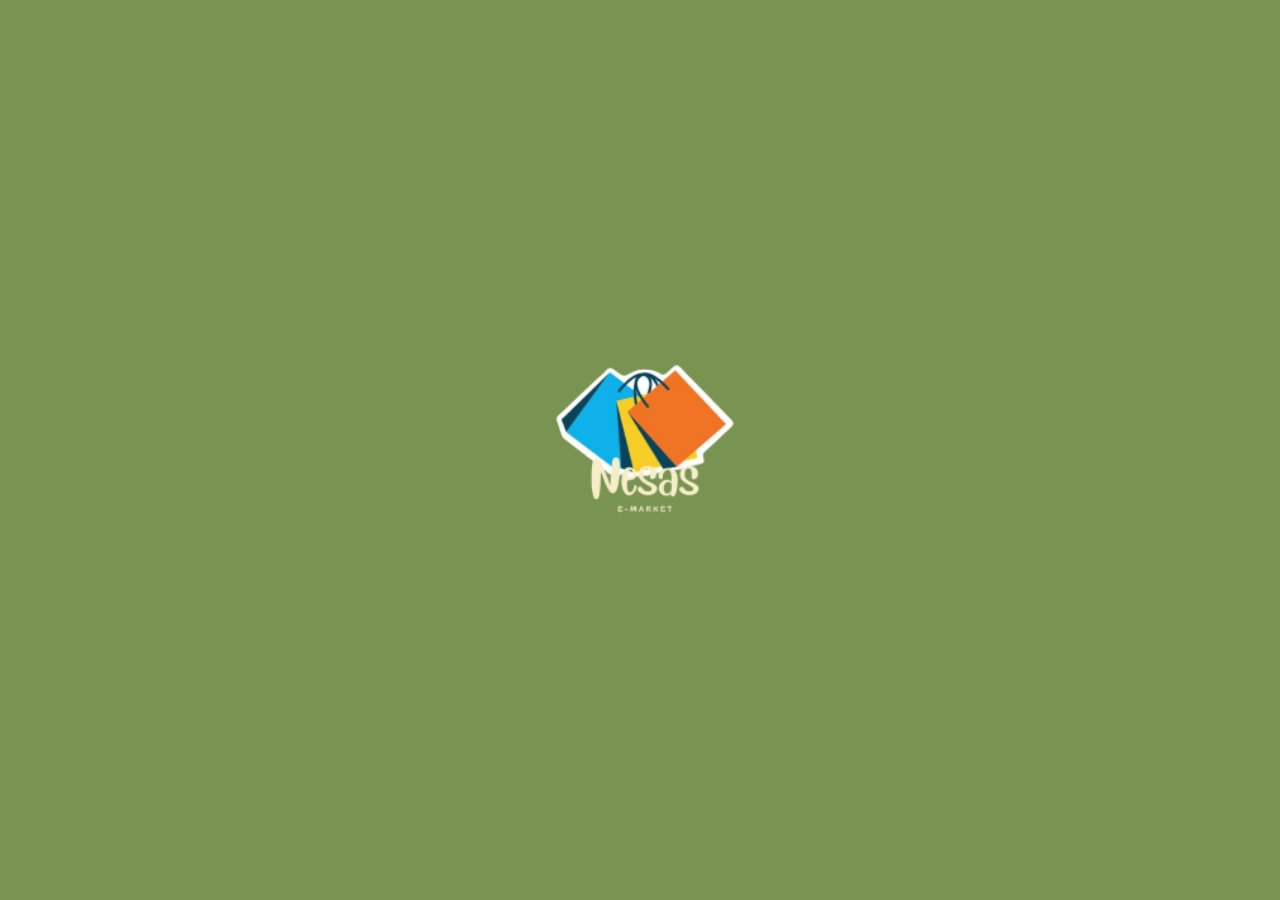
<file: Seller/index.html>
<!DOCTYPE html>
<html lang="en">
<head>
    <meta charset="UTF-8">
    <meta name="viewport" content="width=device-width, initial-scale=1.0">
    <title>Opening</title>
    <link rel="stylesheet" href="css/styles.css">
    <link rel="shortcut icon" href="images/logo.png" type="image/x-icon">
    <script>
        document.addEventListener("DOMContentLoaded", function() {
            setTimeout(function() {
                document.querySelector('.opening').classList.add('fade-out');
            }, 5000); // Start fade out after 2.5 seconds
            setTimeout(function() {
                window.location.href = "login.html";
            }, 3000); // Redirect to login after 3 seconds
        });
    </script>
</head>
<body>
    <div class="opening">
        <img src="images/logo.png" alt="E-commerce Logo" class="logo">
    </div>
</body>
</html>
</file>
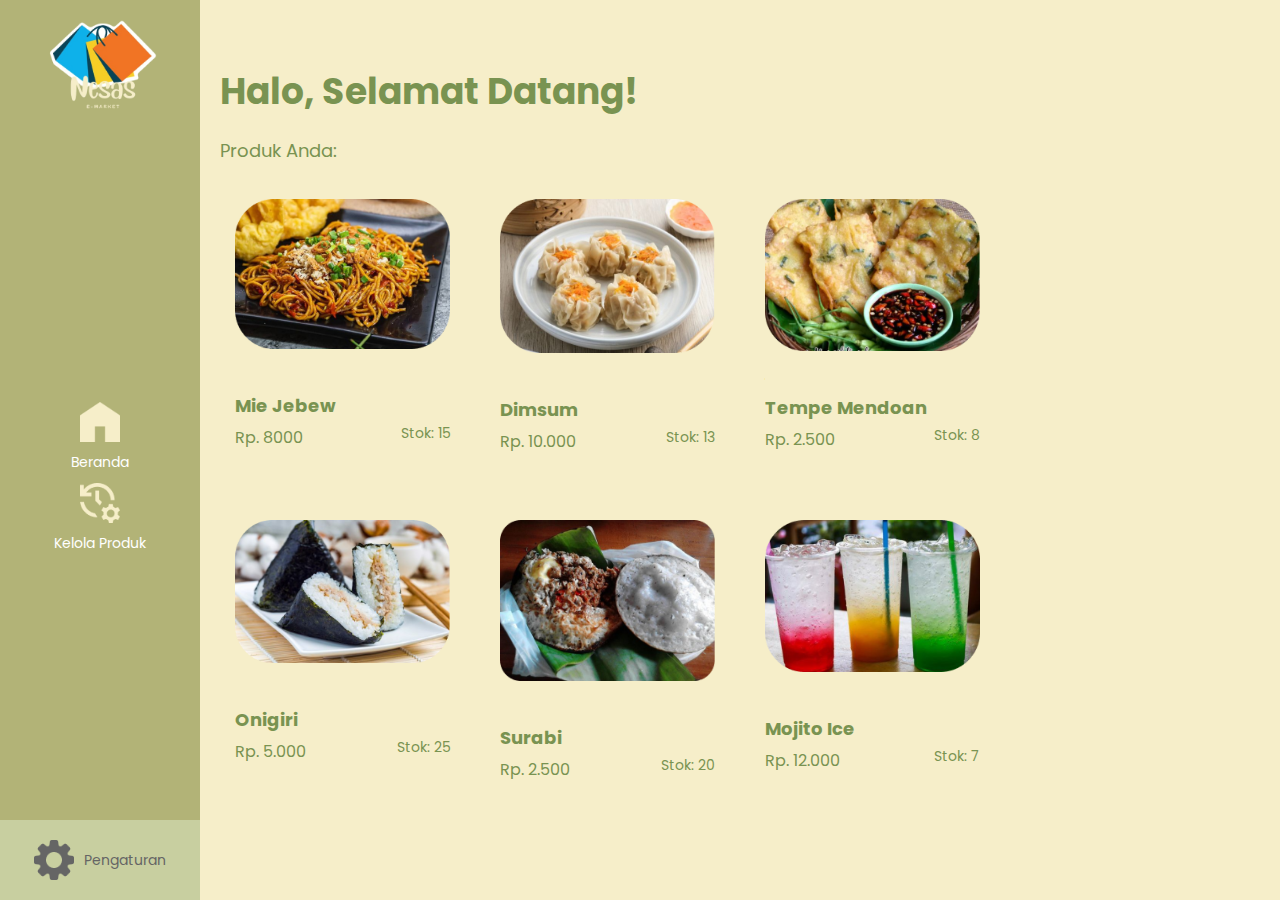
<file: Seller/beranda.html>
<!DOCTYPE html>
<html lang="en">
  <head>
    <meta charset="UTF-8" />
    <meta name="viewport" content="width=device-width, initial-scale=1.0" />
    <title>Beranda - E-commerce</title>
    <link rel="shortcut icon" href="images/logo.png" type="image/x-icon">
    <link rel="stylesheet" href="css/beranda.css" />
    <link
      href="https://fonts.googleapis.com/css2?family=Poppins:wght@300;400;500;600;700;800;900&display=swap"
      rel="stylesheet"
    />
    <link
      rel="stylesheet"
      href="https://cdnjs.cloudflare.com/ajax/libs/font-awesome/5.15.4/css/all.min.css"
    />
  </head>
  <body>
    <div class="container">
      <aside class="sidebar">
        <div class="logo">
          <img src="images/logo.png" alt="Logo" />
        </div>

        <div class="menu-container">
          <ul class="menu">
            <li>
              <a href="beranda.html"
                ><img src="images/home.png" alt="Home Icon" /><span
                  >Beranda</span
                ></a
              >
            </li>
            <li>
              <a href="kelola_produk.html"
                ><img src="images/kelola.png" alt="Kelola Produk Icon" /><span
                  >Kelola Produk</span
                ></a
              >
            </li>
          </ul>
        </div>
        <div class="settings-container">
          <div class="settings-background">
            <a href="settings.html"
              ><img src="images/pengaturan.png" alt="Settings Icon" /><span
                >Pengaturan</span
              ></a
            >
          </div>
        </div>
      </aside>
      <main class="content">
        <section class="hero">
          <h1>Halo, Selamat Datang!</h1>
          <p class="subtext">Produk Anda:</p>
          <div class="product-grid">
            <div class="product-card">
              <img src="images/produk/image 3.png" alt="Product 1" />
              <h3>Mie Jebew</h3>
              <div class="details">
                <p class="price">Rp. 8000</p>
                <p class="stock">Stok: 15</p>
              </div>
            </div>
            <div class="product-card">
              <img src="images/produk/image 4.png" alt="Product 2" />
              <h3>Dimsum</h3>
              <div class="details">
                <p class="price">Rp. 10.000</p>
                <p class="stock">Stok: 13</p>
              </div>
            </div>
            <div class="product-card">
              <img src="images/produk/image 5.png" alt="Product 2" />
              <h3>Tempe Mendoan</h3>
              <div class="details">
                <p class="price">Rp. 2.500</p>
                <p class="stock">Stok: 8</p>
              </div>
            </div>
            <!-- Tambahkan lebih banyak kartu produk sesuai kebutuhan -->
          </div>
          <div class="product-grid">
            <div class="product-card">
              <img src="images/produk/image 8.png" alt="Product 1" />
              <h3>Onigiri</h3>
              <div class="details">
                <p class="price">Rp. 5.000</p>
                <p class="stock">Stok: 25</p>
              </div>
            </div>
            <div class="product-card">
              <img src="images/produk/image 18.png" alt="Product 2" />
              <h3>Surabi</h3>
              <div class="details">
                <p class="price">Rp. 2.500</p>
                <p class="stock">Stok: 20</p>
              </div>
            </div>
            <div class="product-card">
              <img src="images/produk/image 9.png" alt="Product 2" />
              <h3>Mojito Ice</h3>
              <div class="details">
                <p class="price">Rp. 12.000</p>
                <p class="stock">Stok: 7</p>
              </div>
            </div>
            <!-- Tambahkan lebih banyak kartu produk sesuai kebutuhan -->
          </div>
        </section>
      </main>
    </div>
  </body>
</html>
</file>
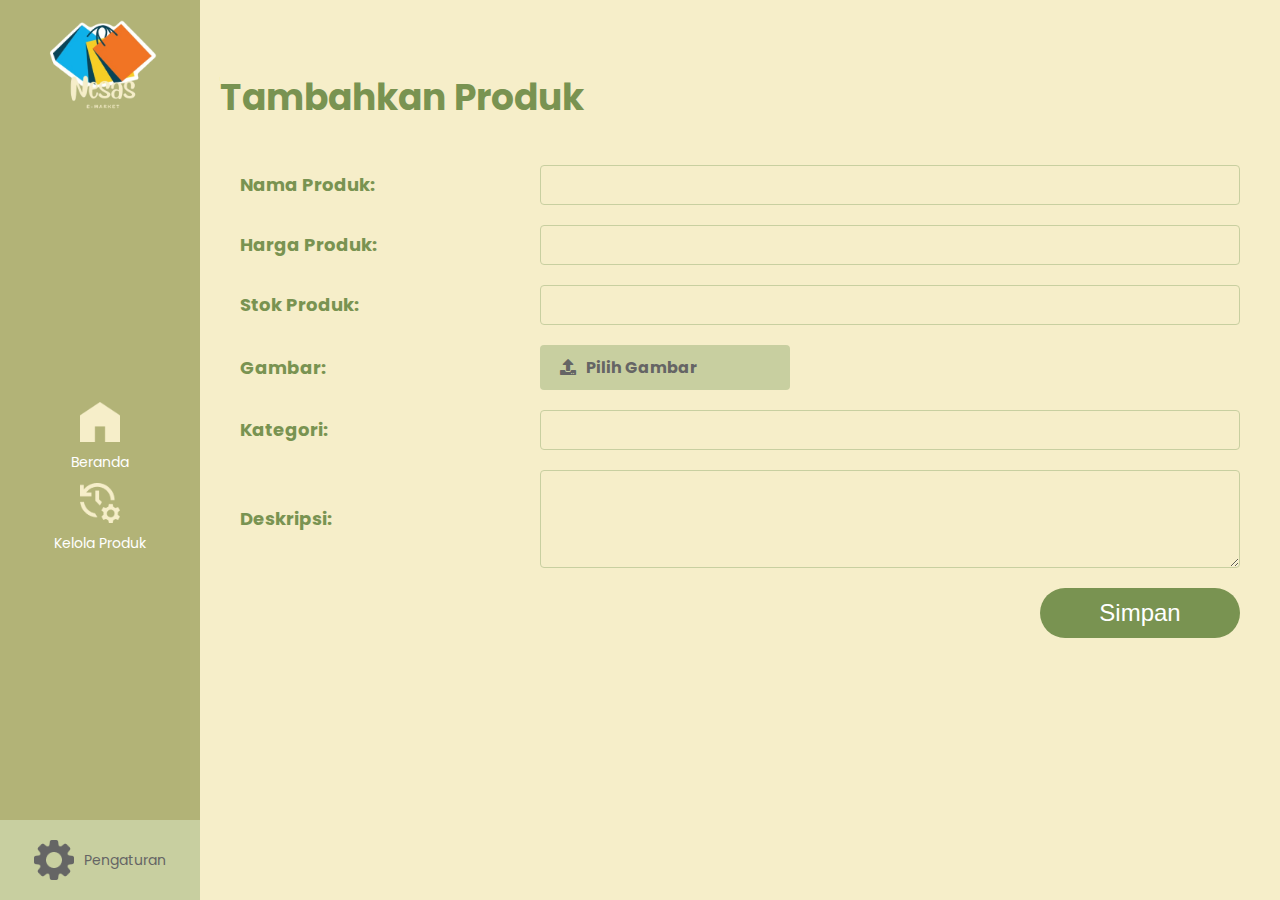
<file: Seller/detail_kelola_produk.html>
<!DOCTYPE html>
<html lang="en">
<head>
    <meta charset="UTF-8">
    <meta name="viewport" content="width=device-width, initial-scale=1.0">
    <title>Detail Kelola Produk - E-commerce</title>
    <link rel="stylesheet" href="css/kelola_detail.css">
    <link rel="shortcut icon" href="images/logo.png" type="image/x-icon">
    <link href="https://fonts.googleapis.com/css2?family=Poppins:wght@300;400;500;600;700;800;900&display=swap" rel="stylesheet">
    <link rel="stylesheet" href="https://cdnjs.cloudflare.com/ajax/libs/font-awesome/5.15.4/css/all.min.css">
</head>
<body>
    <div class="container">
        <aside class="sidebar">
            <div class="logo">
                <img src="images/logo.png" alt="Logo">
            </div>
            <div class="menu-container">
                <ul class="menu">
                    <li><a href="beranda.html"><img src="images/home.png" alt="Home Icon"><span>Beranda</span></a></li>
                    <li><a href="kelola_produk.html"><img src="images/kelola.png" alt="Kelola Produk Icon"><span>Kelola Produk</span></a></li>
                </ul>
            </div>
            <div class="settings-container">
                <div class="settings-background">
                    <a href="settings.html"><img src="images/pengaturan.png" alt="Settings Icon"><span>Pengaturan</span></a>
                </div>
            </div>
        </aside>
        <main class="content">
            <section class="product-detail-section">
                <h2>Tambahkan Produk</h2>
                <div class="product-detail">
                    <form action="kelola_produk.html">
                        <div class="form-group">
                            <label for="product-name">Nama Produk:</label>
                            <input type="text" id="product-name" name="product-name" required>
                        </div>
                        <div class="form-group">
                            <label for="product-price">Harga Produk:</label>
                            <input type="text" id="product-price" name="product-price" required>
                        </div>
                        <div class="form-group">
                            <label for="product-stock">Stok Produk:</label>
                            <input type="text" id="product-stock" name="product-stock" required>
                        </div>
                        <div class="form-group">
                            <label for="product-image">Gambar:</label>
                            <div class="file-label-container">
                                <input type="file" id="product-image" name="product-image" class="file-input">
                                <label for="product-image" class="file-label">
                                    <i class="fas fa-upload"></i>Pilih Gambar
                                </label>
                            </div>
                        </div>
                        <div class="form-group">
                            <label for="product-category">Kategori:</label>
                            <input type="text" id="product-category" name="product-category" required>
                        </div>
                        <div class="form-group">
                            <label for="product-description">Deskripsi:</label>
                            <textarea id="product-description" name="product-description" rows="4" required></textarea>
                        </div>
                        <button type="submit">Simpan</button>
                    </form>
                </div>
            </section>
        </main>
    </div>
</body>
</html>
</file>
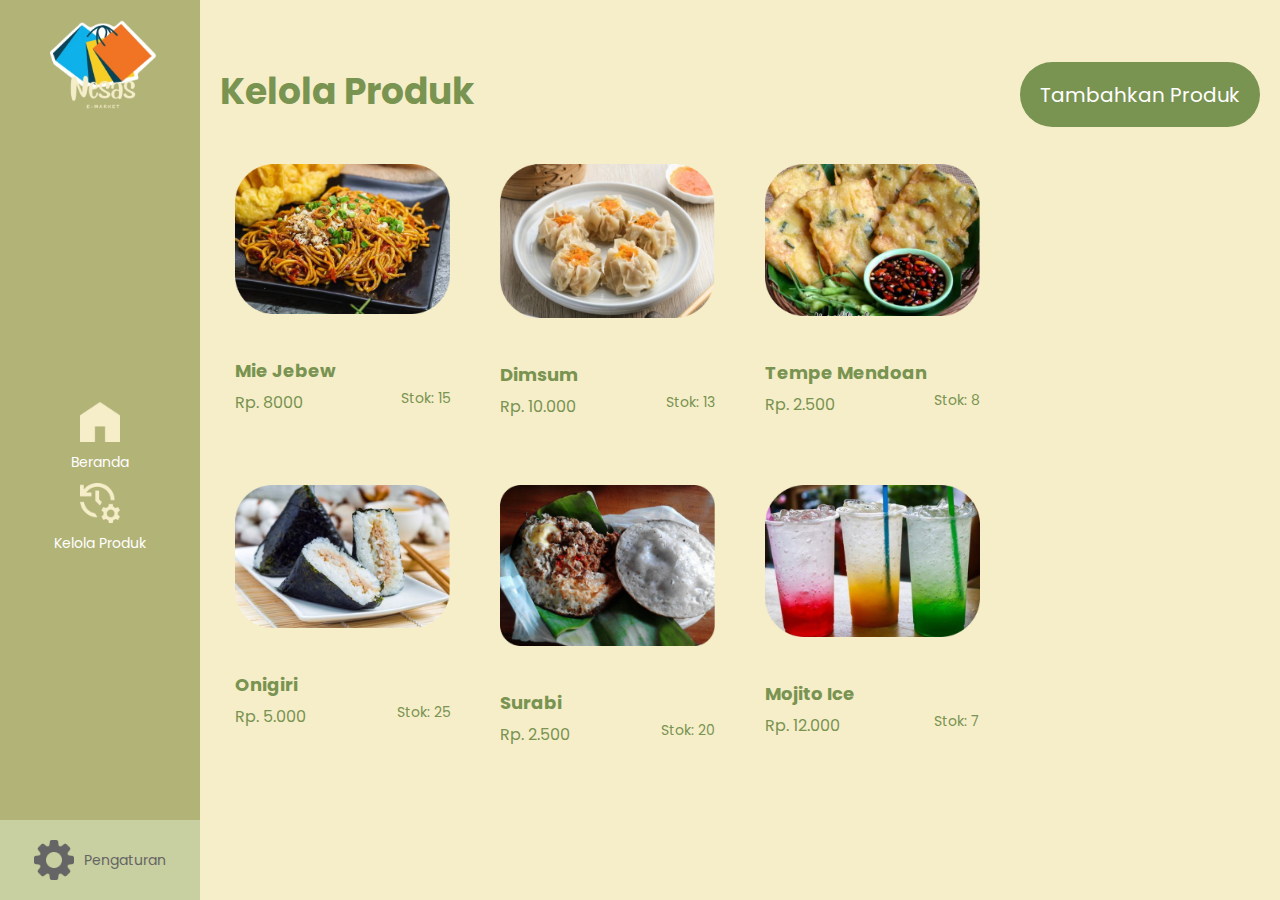
<file: Seller/kelola_produk.html>
<!DOCTYPE html>
<html lang="en">
  <head>
    <meta charset="UTF-8" />
    <meta name="viewport" content="width=device-width, initial-scale=1.0" />
    <title>Kelola - E-commerce</title>
    <link rel="shortcut icon" href="images/logo.png" type="image/x-icon">
    <link rel="stylesheet" href="css/kelola.css" />
    <link
      href="https://fonts.googleapis.com/css2?family=Poppins:wght@300;400;500;600;700;800;900&display=swap"
      rel="stylesheet"
    />
    <link
      rel="stylesheet"
      href="https://cdnjs.cloudflare.com/ajax/libs/font-awesome/5.15.4/css/all.min.css"
    />
  </head>
  <body>
    <div class="container">
      <aside class="sidebar">
        <div class="logo">
          <img src="images/logo.png" alt="Logo" />
        </div>
        <div class="menu-container">
          <ul class="menu">
            <li>
              <a href="beranda.html"
                ><img src="images/home.png" alt="Home Icon" /><span
                  >Beranda</span
                ></a
              >
            </li>
            <li>
              <a href="kelola_produk.html"
                ><img src="images/kelola.png" alt="Kelola Produk Icon" /><span
                  >Kelola Produk</span
                ></a
              >
            </li>
          </ul>
        </div>

        <div class="settings-container">
          <div class="settings-background">
            <a href="settings.html"
              ><img src="images/pengaturan.png" alt="Settings Icon" /><span
                >Pengaturan</span
              ></a
            >
          </div>
        </div>
      </aside>
      <main class="content">
        <section class="hero">
          <div class="header-container">
            <h1>Kelola Produk</h1>
            <a href="detail_kelola_produk.html" class="add-product-button">Tambahkan Produk</a>
          </div>
          <div class="product-grid">
            <div class="product-card">
              <img src="images/produk/image 3.png" alt="Product 1" />
              <h3>Mie Jebew</h3>
              <div class="details">
                <p class="price">Rp. 8000</p>
                <p class="stock">Stok: 15</p>
              </div>
            </div>
            <div class="product-card">
              <img src="images/produk/image 4.png" alt="Product 2" />
              <h3>Dimsum</h3>
              <div class="details">
                <p class="price">Rp. 10.000</p>
                <p class="stock">Stok: 13</p>
              </div>
            </div>
            <div class="product-card">
              <img src="images/produk/image 5.png" alt="Product 2" />
              <h3>Tempe Mendoan</h3>
              <div class="details">
                <p class="price">Rp. 2.500</p>
                <p class="stock">Stok: 8</p>
              </div>
            </div>
            <!-- Tambahkan lebih banyak kartu produk sesuai kebutuhan -->
          </div>
          <div class="product-grid">
            <div class="product-card">
              <img src="images/produk/image 8.png" alt="Product 1" />
              <h3>Onigiri</h3>
              <div class="details">
                <p class="price">Rp. 5.000</p>
                <p class="stock">Stok: 25</p>
              </div>
            </div>
            <div class="product-card">
              <img src="images/produk/image 18.png" alt="Product 2" />
              <h3>Surabi</h3>
              <div class="details">
                <p class="price">Rp. 2.500</p>
                <p class="stock">Stok: 20</p>
              </div>
            </div>
            <div class="product-card">
              <img src="images/produk/image 9.png" alt="Product 2" />
              <h3>Mojito Ice</h3>
              <div class="details">
                <p class="price">Rp. 12.000</p>
                <p class="stock">Stok: 7</p>
              </div>
            </div>
            <!-- Tambahkan lebih banyak kartu produk sesuai kebutuhan -->
          </div>
        </section>
      </main>
    </div>
  </body>
</html>
</file>
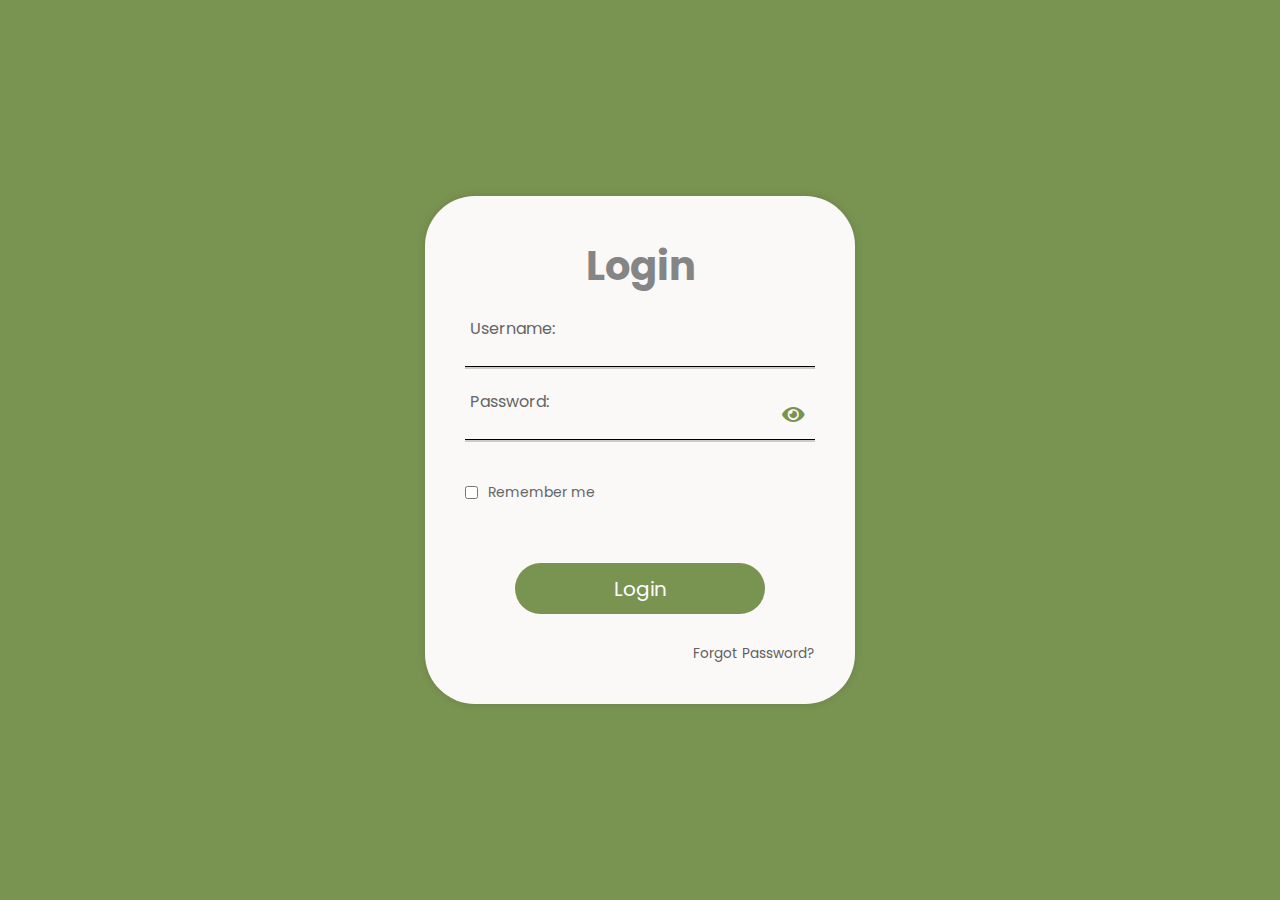
<file: Seller/login.html>
<!DOCTYPE html>
<html lang="en">
<head>
    <meta charset="UTF-8" />
    <meta name="viewport" content="width=device-width, initial-scale=1.0" />
    <title>Login</title>
    <link rel="stylesheet" href="css/login.css" />
    <link rel="preconnect" href="https://fonts.googleapis.com" />
    <link rel="shortcut icon" href="images/logo.png" type="image/x-icon">
    <link rel="preconnect" href="https://fonts.gstatic.com" crossorigin />
    <link
        href="https://fonts.googleapis.com/css2?family=Poppins:wght@300;400;500;600;700;800;900&display=swap"
        rel="stylesheet"
    />
    <link rel="stylesheet" href="https://cdnjs.cloudflare.com/ajax/libs/font-awesome/5.15.4/css/all.min.css">
</head>
<body>
    <main>
        <div class="login-container">
            <h2>Login</h2>
            <form action="beranda.html">
                <div class="form-group">
                    <input type="text" id="username" name="username" required placeholder=" " />
                    <label for="username">Username:</label>
                </div>
                <div class="form-group">
                    <div class="password-group">
                        <input type="password" id="password" name="password" required placeholder=" " />
                        <i class="fas fa-eye" id="togglePassword"></i>
                    </div>
                    <label for="password">Password:</label>
                </div>
                <div class="remember-me">
                    <input type="checkbox" id="remember-me" name="remember-me" />
                    <label for="remember-me">Remember me</label>
                </div>
                <div class="login-actions">
                    <button type="submit">Login</button>
                    <a href="forgot_password.html" class="forgot-password">Forgot Password?</a>
                </div>
            </form>
        </div>
    </main>
    <script>
        const togglePassword = document.querySelector('#togglePassword');
        const password = document.querySelector('#password');
        togglePassword.addEventListener('click', function(e) {
            // Toggle the type attribute
            const type = password.getAttribute('type') === 'password' ? 'text' : 'password';
            password.setAttribute('type', type);
            // Toggle the eye slash icon
            this.classList.toggle('fa-eye-slash');
        });
    </script>
</body>
</html>
</file>
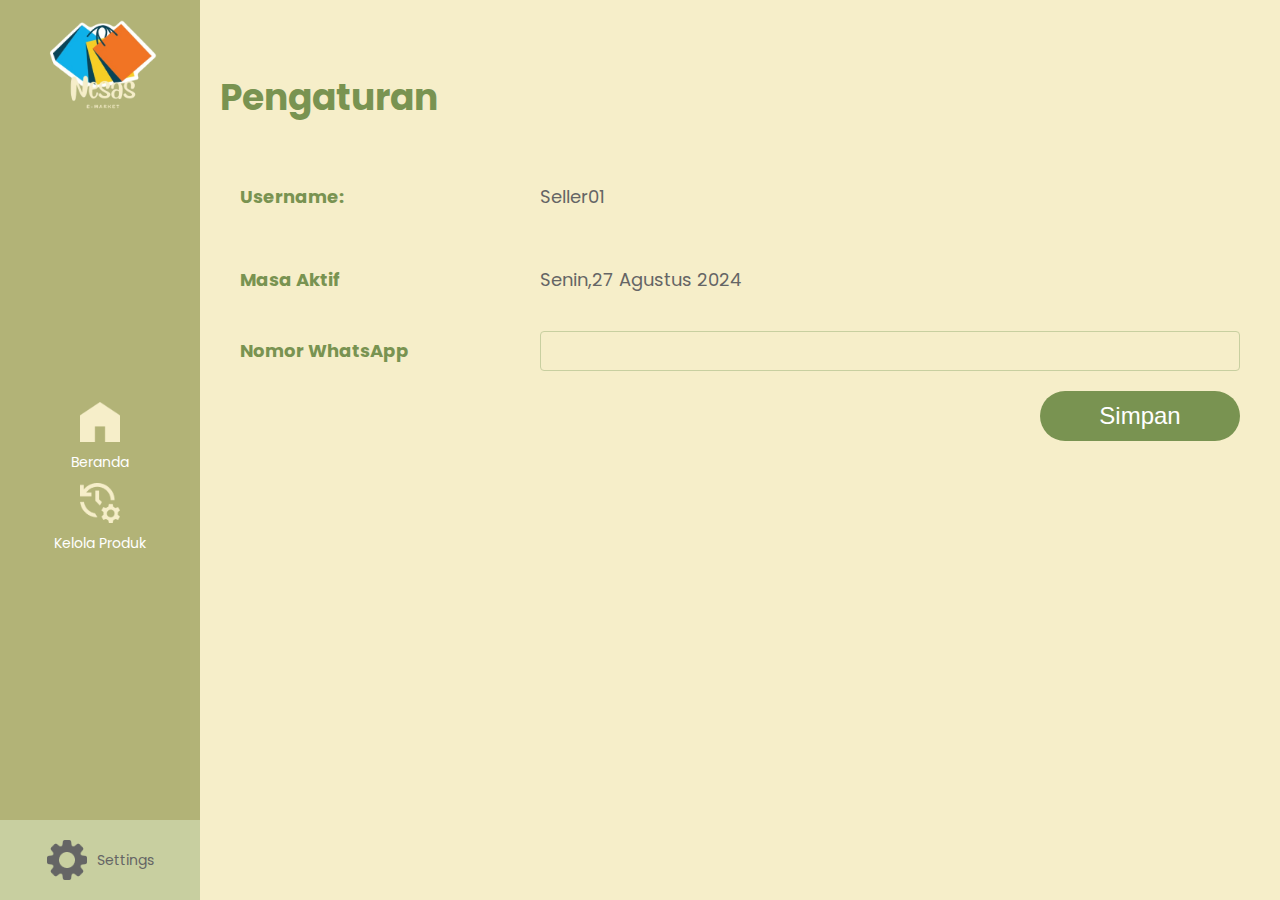
<file: Seller/settings.html>
<!DOCTYPE html>
<html lang="en">
  <head>
    <meta charset="UTF-8" />
    <meta name="viewport" content="width=device-width, initial-scale=1.0" />
    <title>Pengaturan - User</title>
    <link rel="stylesheet" href="css/setting.css" />
    <link rel="shortcut icon" href="images/logo.png" type="image/x-icon" />
    <link
      href="https://fonts.googleapis.com/css2?family=Poppins:wght@300;400;500;600;700;800;900&display=swap"
      rel="stylesheet"
    />
  </head>
  <body>
    <div class="container">
      <div class="sidebar">
        <div class="logo">
          <img src="images/logo.png" alt="Logo" />
        </div>
        <div class="menu-container">
          <ul class="menu">
            <li>
              <a href="beranda.html">
                <img src="images/home.png" alt="Dashboard" />
                <span>Beranda</span>
              </a>
            </li>
            <li>
              <a href="kelola_produk.html">
                <img src="images/kelola.png" alt="Settings" />
                <span>Kelola Produk</span>
              </a>
            </li>
          </ul>
        </div>
        <div class="settings-container">
          <div class="settings-background">
            <a href="settings.html">
              <img src="images/pengaturan.png" alt="Settings" />
              <span>Settings</span>
            </a>
          </div>
        </div>
      </div>
      <div class="content">
        <div class="setting-section">
          <h2>Pengaturan</h2>
          <div class="setting">
            <form>
              <div class="form-group">
                <label for="username">Username:</label>
                <p>Seller01</p>
              </div>
              <div class="form-group">
                <label for="masa">Masa Aktif</label>
                <p>Senin,27 Agustus 2024</p>
              </div>
              <div class="form-group">
                <label for="wa">Nomor WhatsApp</label>
                <input type="wa" id="wa" name="wa" />
              </div>
              <button type="submit">Simpan</button>
            </form>
          </div>
        </div>
      </div>
    </div>
  </body>
</html>
</file>
<file: Seller/css/styles.css>
/* General styles */
body {
    font-family: Arial, sans-serif;
    margin: 0;
    padding: 0;
    box-sizing: border-box;
}

header {
    background-color: #333;
    color: white;
    padding: 0.625rem 1.25rem; 
    display: flex;
    justify-content: space-between;
    align-items: center;
}

header h1 {
    margin: 0;
}

nav a {
    color: white;
    text-decoration: none;
    margin-left: 1.25rem; 
}

nav a:hover {
    text-decoration: underline;
}

main {
    padding: 1.25rem; 
}

.hero {
    text-align: center;
    margin: 1.25rem 0; 
}

.featured-products,
.product-list {
    display: flex;
    justify-content: space-around;
    flex-wrap: wrap;
}

.product-item,
.cart-item,
.product-management,
.product-detail,
.settings-container {
    border: 1px solid #ddd;
    padding: 0.625rem;
    margin: 0.625rem;
    text-align: center;
    width: 12.5rem;
}

.product-item img,
.cart-item img {
    width: 100%;
    height: auto;
}

footer {
    background-color: #333;
    color: white;
    text-align: center;
    padding: 0.625rem 0;
    position: fixed;
    width: 100%;
    bottom: 0;
}

.opening {
    display: flex;
    flex-direction: column;
    justify-content: center;
    align-items: center;
    height: 100vh;
    text-align: center;
    background-color: #799351;
    transition: opacity 0.5s ease;
}

.opening .logo {
    width: 12.5rem;
    height: auto;
    margin-bottom: 1.25rem;
}

.opening .btn,
.btn {
    background-color: #333;
    color: white;
    padding: 0.625rem 1.25rem;
    text-decoration: none;
    margin-top: 0.625rem;
    display: inline-block;
}

.opening .btn:hover,
.btn:hover {
    background-color: #555;
}

.login-container,
.product-detail,
.settings-container {
    max-width: 18.75rem;
    margin: auto;
}

.login-container form,
.product-detail form,
.settings-container form {
    display: flex;
    flex-direction: column;
}

.login-container label,
.product-detail label,
.settings-container label {
    margin-bottom: 0.3125rem; 
}

.login-container input,
.product-detail input,
.settings-container input {
    margin-bottom: 0.625rem; 
    padding: 0.3125rem; 
}

.fade-out {
    opacity: 0;
}

/* Responsive styles */
@media (max-width: 48rem) {
    .header {
        flex-direction: column;
        align-items: flex-start;
    }

    nav a {
        margin-left: 0.625rem; 
    }

    .hero {
        margin: 0.9375rem 0;
    }

    .product-item,
    .cart-item,
    .product-management,
    .product-detail,
    .settings-container {
        width: 10rem; 
    }

    .opening .logo {
        width: 10rem;
    }

    .opening .btn,
    .btn {
        padding: 0.5rem 1rem; 
    }
}

@media (max-width: 30rem) { 
    .header {
        padding: 0.5rem 1rem;
    }

    nav a {
        margin-left: 0.5rem; 
    }

    .hero {
        margin: 0.625rem 0; 
    }

    .product-item,
    .cart-item,
    .product-management,
    .product-detail,
    .settings-container {
        width: 8rem; 
    }

    .opening .logo {
        width: 8rem; 
    }

    .opening .btn,
    .btn {
        padding: 0.5rem 0.75rem; 
    }
}
</file>
<file: Seller/css/beranda.css>
body {
  margin: 0;
  font-family: "Poppins", sans-serif;
  box-sizing: border-box;
}

.container {
  display: flex;
  height: 100vh;
}

.sidebar {
  width: 12.5rem;
  background-color: #b2b377;
  color: #fff;
  display: flex;
  padding-top: 1rem;
  flex-direction: column;
  transition: width 0.3s;
}

.sidebar .logo {
  margin-bottom: 1.25rem; 
  display: flex;
  justify-content: center; 
}

.sidebar .logo img {
  max-width: 60%;
  height: auto;
}

.menu-container {
  flex: 1;
  display: flex;
  flex-direction: column;
  justify-content: center;
}

.menu {
  list-style: none;
  padding: 0;
  margin: 0;
}

.menu li {
  margin: 0.625rem 0;
}

.menu li a {
  color: #fff;
  text-decoration: none;
  font-size: 1rem;
  display: flex;
  flex-direction: column;
  align-items: center;
}

.menu li a img {
  margin-bottom: 0.625rem; 
  width: 2.5rem;
}

.menu li a span {
  font-size: 0.875rem;
}

.menu li a:hover {
  color: #ccc;
}

.settings-container {
  margin-top: auto;
  width: 100%;
}

.settings-background {
  background-color: #c8cfa0;
  padding: 0.625rem 0; 
  width: 100%; 
  box-sizing: border-box;
}

.settings-background a {
  color: #fff;
  text-decoration: none;
  font-size: 1rem; 
  display: flex;
  align-items: center;
  justify-content: center;
  padding: 0.625rem; 
}

.settings-background a img {
  width: 2.5rem;
  margin-right: 0.625rem; 
}

.settings-background a span {
  font-size: 0.875rem;
  color: #656565;
}

.settings-background a:hover {
  color: #333;
}

.content {
  flex: 1;
  padding: 1.25rem; 
  background-color: #f6eec9;
  overflow: auto; 
}

.hero {
  width: 100%; 
  padding: 1.25rem 0;
}

.hero h1 {
  font-size: 2.25rem;
  margin-bottom: 0.625rem; 
  color: #799351;
}

.hero .subtext {
  font-size: 1.125rem;
  color: #799351;
}

.product-grid {
  display: grid;
  grid-template-columns: repeat(auto-fill, minmax(15rem, 1fr));
  gap: 1.25rem; 
  margin-top: 1.25rem;
}

.product-card {
  border-radius: 0.5rem; 
  overflow: hidden;
  padding: 0.9375rem;
  display: flex;
  flex-direction: column;
  align-items: flex-start; 
  text-align: left;
}

.product-card img {
  width: 100%;
  height: auto;
  object-fit: cover;
  margin-bottom: 1.5625rem; 
}

.product-card h3 {
  font-size: 1.125rem; 
  margin-bottom: -0.625rem;
  color: #799351;
}

.product-card .details {
  display: flex;
  justify-content: space-between;
  width: 100%;
}

.product-card .price {
  font-size: 1rem;
  color: #799351;
}

.product-card .stock {
  font-size: 0.875rem;
  color: #799351;
}

/* Responsive styles */
@media (max-width: 48rem) { 
  .sidebar {
    width: 3.75rem;
    overflow: hidden;
  }

  .sidebar .logo img {
    max-width: 100%;
  }

  .menu-container {
    display: flex;
    flex-direction: column;
    align-items: center;
    width: 100%;
  }

  .menu li {
    margin: 0.625rem 0;
  }

  .menu li a {
    display: flex;
    flex-direction: column;
    align-items: center;
    font-size: 0.875rem;
  }

  .menu li a img {
    width: 2.5rem;
  }

  .menu li a span {
    display: none;
  }

  .settings-background a span {
    display: none;
  }

  .settings-background a img {
    margin-right: 0;
  }
}

@media (max-width: 30rem) {
  .hero h1 {
    font-size: 1.5rem;
  }

  .hero .subtext {
    font-size: 0.875rem;
  }

  .product-grid {
    grid-template-columns: repeat(auto-fill, minmax(9.375rem, 1fr));
  }

  .product-card {
    padding: 0.5rem;
  }

  .product-card h3 {
    font-size: 1rem;
  }

  .product-card .details {
    flex-direction: column;
    align-items: flex-start;
  }

  .product-card .price,
  .product-card .stock {
    font-size: 0.875rem;
  }
}
</file>
<file: Seller/css/kelola_detail.css>
/* General styles */
body {
  margin: 0;
  font-family: "Poppins", sans-serif;
  box-sizing: border-box;
}

.container {
  display: flex;
  height: 100vh;
}

.sidebar {
  width: 12.5rem;
  background-color: #b2b377;
  color: #fff;
  display: flex;
  padding-top: 1rem;
  flex-direction: column;
  transition: width 0.3s;
}

.sidebar .logo {
  margin-bottom: 1.25rem;
  display: flex;
  justify-content: center;
}

.sidebar .logo img {
  max-width: 60%;
  height: auto;
}

.menu-container {
  flex: 1;
  display: flex;
  flex-direction: column;
  justify-content: center;
}

.menu {
  list-style: none;
  padding: 0;
  margin: 0;
}

.menu li {
  margin: 0.625rem 0;
}

.menu li a {
  color: #fff;
  text-decoration: none;
  font-size: 1rem;
  display: flex;
  flex-direction: column;
  align-items: center;
}

.menu li a img {
  margin-bottom: 0.625rem;
  width: 2.5rem;
}

.menu li a span {
  font-size: 0.875rem;
}

.menu li a:hover {
  color: #ccc;
}

.settings-container {
  margin-top: auto;
  width: 100%;
}

.settings-background {
  background-color: #c8cfa0;
  padding: 0.625rem 0;
  width: 100%;
  box-sizing: border-box;
}

.settings-background a {
  color: #fff;
  text-decoration: none;
  font-size: 1rem;
  display: flex;
  align-items: center;
  justify-content: center;
  padding: 0.625rem;
}

.settings-background a img {
  width: 2.5rem;
  margin-right: 0.625rem;
}

.settings-background a span {
  font-size: 0.875rem;
  color: #656565;
}

.settings-background a:hover {
  color: #333;
}

.content {
  flex: 1;
  padding: 1.25rem;
  background-color: #f6eec9;
  overflow: auto;
}

.product-detail-section {
  width: 100%;
  padding: 1.25rem 0;
}

.product-detail-section h2 {
  font-size: 2.25rem;
  color: #799351;
  margin-bottom: 1.25rem;
}

.product-detail {
  padding: 1.25rem;
  border-radius: 0.5rem;
}

.product-detail form {
  display: flex;
  flex-direction: column;
  gap: 1.25rem;
}

.product-detail .form-group {
  display: flex;
  align-items: center;
}

.product-detail label {
  font-size: 1.125rem;
  color: #799351;
  flex-basis: 30%;
  font-weight: bold;
}

.product-detail input,
.product-detail textarea {
  padding: 0.625rem;
  font-size: 1rem;
  border: 1px solid #c8cfa0;
  border-radius: 0.25rem;
  flex: 1;
  background-color: #f6eec9;
}

.product-detail .file-input {
  display: none;
}

.product-detail .file-label {
  padding: 0.625rem 1.25rem;
  background-color: #c8cfa0;
  color: #656565;
  border-radius: 0.25rem;
  font-size: 1rem;
  cursor: pointer;
  display: inline-flex;
  align-items: center;
}

.product-detail .file-label i {
  margin-right: 0.625rem;
  color: #656565;
}

.product-detail .file-label-container {
  display: flex;
  align-items: center;
  flex: 1;
}

.product-detail button {
  align-self: flex-end;
  padding: 0.625rem 1.25rem;
  background-color: #799351;
  color: #fff;
  border: none;
  border-radius: 3.125rem;
  font-size: 1.5rem;
  cursor: pointer;
  transition: background-color 0.3s ease;
  width: 12.5rem;
  height: 3.125rem;
  display: flex;
  align-items: center;
  justify-content: center;
}

.product-detail button:hover {
  background-color: #666;
}

.sidebar.active {
  width: 4.6875rem;
}

.sidebar.active .menu li a span {
  display: none;
}

.sidebar.active .menu li a img {
  margin-bottom: 0;
}

.sidebar.active .settings-background a span {
  display: none;
}

.sidebar.active .settings-background a img {
  margin-right: 0;
}

@media (max-width: 48rem) {
  .sidebar {
     width: 3.75rem;
    overflow: hidden;
  }

  .sidebar .logo img {
    max-width: 100%;
  }
  
  .sidebar .sidebar-toggle {
    display: block;
  }

  .sidebar .menu li a span,
  .sidebar .settings-background a span {
    display: none;
  }

  .sidebar .menu li a img,
  .sidebar .settings-background a img {
    margin-bottom: 0;
    margin-right: 0;
    max-width: 100%;
  }
}

@media (max-width: 30rem) {
  .header-container {
    flex-direction: column;
    align-items: flex-start;
  }

  .add-product-button {
    margin-top: 0.625rem;
    width: 100%;
  }
}
</file>
<file: Seller/css/kelola.css>
body {
  margin: 0;
  font-family: "Poppins", sans-serif;
  box-sizing: border-box;
  font-size: 16px; /* Menentukan ukuran font root */
}

.container {
  display: flex;
  height: 100vh;
}

.sidebar {
  width: 12.5rem;
  background-color: #b2b377;
  color: #fff;
  display: flex;
  padding-top: 1rem;
  flex-direction: column;
  transition: width 0.3s;
}

.sidebar .logo {
  margin-bottom: 1.25rem; 
  display: flex;
  justify-content: center; 
}

.sidebar .logo img {
  max-width: 60%;
  height: auto;
}

.sidebar .sidebar-toggle {
  display: none;
  background-color: #c8cfa0;
  border: none;
  color: #fff;
  padding: 0.625rem;
  cursor: pointer;
  font-size: 1.25rem;
  margin: 0.625rem;
  border-radius: 0.3125rem; 
}

.menu-container {
  flex: 1;
  display: flex;
  flex-direction: column;
  justify-content: center;
}

.menu {
  list-style: none;
  padding: 0;
  margin: 0;
}

.menu li {
  margin: 0.625rem 0;
}

.menu li a {
  color: #fff;
  text-decoration: none;
  font-size: 1rem;
  display: flex;
  flex-direction: column;
  align-items: center;
}

.menu li a img {
  margin-bottom: 0.625rem; 
  width: 2.5rem;
}

.menu li a span {
  font-size: 0.875rem;
}

.menu li a:hover {
  color: #ccc;
}

.settings-container {
  margin-top: auto;
  width: 100%;
}

.settings-background {
  background-color: #c8cfa0;
  padding: 0.625rem 0; 
  width: 100%; 
  box-sizing: border-box;
}

.settings-background a {
  color: #fff;
  text-decoration: none;
  font-size: 1rem; 
  display: flex;
  align-items: center;
  justify-content: center;
  padding: 0.625rem; 
}

.settings-background a img {
  width: 2.5rem;
  margin-right: 0.625rem; 
}

.settings-background a span {
  font-size: 0.875rem;
  color: #656565;
}

.settings-background a:hover {
  color: #333;
}

.content {
  flex: 1;
  padding: 1.25rem; 
  background-color: #f6eec9;
  overflow: auto; 
}

.hero {
  width: 100%; 
  padding: 1.25rem 0;
}

.header-container {
  display: flex;
  align-items: center;
  justify-content: space-between;
  flex-wrap: wrap; /* Ensure elements wrap when necessary */
}

.hero h1 {
  font-size: 2.25rem;
  margin-bottom: 0.625rem; 
  color: #799351;
}

.add-product-button {
  margin-top: 1.25rem;
  padding: 0.625rem 1.25rem;
  background-color: #799351;
  color: #fff;
  border: none;
  border-radius: 3.125rem;
  font-size: 1.25rem;
  cursor: pointer;
  transition: background-color 0.3s ease;
  text-decoration: none; 
  width: 12.5rem;
  height: 2.8125rem;
  display: flex;
  align-items: center;
}


.add-product-button:hover {
  background-color: #666;
}

.product-grid {
  display: grid;
  grid-template-columns: repeat(auto-fill, minmax(15rem, 1fr));
  gap: 1.25rem; 
  margin-top: 1.25rem;
}

.product-card {
  border-radius: 0.5rem; 
  overflow: hidden;
  padding: 0.9375rem;
  display: flex;
  flex-direction: column;
  align-items: flex-start; 
  text-align: left;
}

.product-grid {
  display: grid;
  grid-template-columns: repeat(auto-fill, minmax(15rem, 1fr));
  gap: 1.25rem; 
  margin-top: 1.25rem;
}

.product-card {
  border-radius: 0.5rem; 
  overflow: hidden;
  padding: 0.9375rem;
  display: flex;
  flex-direction: column;
  align-items: flex-start; 
  text-align: left;
}

.product-card img {
  width: 100%;
  height: auto;
  object-fit: cover;
  margin-bottom: 1.5625rem; 
}

.product-card h3 {
  font-size: 1.125rem; 
  margin-bottom: -0.625rem;
  color: #799351;
}

.product-card .details {
  display: flex;
  justify-content: space-between;
  width: 100%;
}

.product-card .price {
  font-size: 1rem;
  color: #799351;
}

.product-card .stock {
  font-size: 0.875rem;
  color: #799351;
}

.sidebar.active {
  width: 4.6875rem;
}

.sidebar.active .menu li a span {
  display: none;
}

.sidebar.active .menu li a img {
  margin-bottom: 0;
}

.sidebar.active .settings-background a span {
  display: none;
}

.sidebar.active .settings-background a img {
  margin-right: 0;
}

@media (max-width: 48rem) {

  .sidebar {
    width: 3.75rem;
    overflow: hidden;
  }

  .sidebar .logo img {
    max-width: 100%;
  }

  .sidebar .sidebar-toggle {
    display: block; 
  }

  .sidebar .menu li a span,
  .sidebar .settings-background a span {
    display: none; 
  }

  .sidebar .menu li a img,
  .sidebar .settings-background a img {
    margin-bottom: 0;
    margin-right: 0; 
  }
}

@media (max-width: 30rem) {
  .header-container {
    flex-direction: column;
    align-items: flex-start;
  }

  .add-product-button {
    margin-top: 0.625rem;
    width: 80%; 
  }
}
</file>
<file: Seller/css/login.css>
* {
  margin: 0;
  padding: 0;
  font-family: "Poppins", sans-serif;
}

body {
  font-family: Arial, sans-serif;
  margin: 0;
  padding: 0;
  box-sizing: border-box;
  background-color: #799351;
  display: flex;
  justify-content: center;
  align-items: center;
  height: 100vh;
}

main {
  display: flex;
  justify-content: center;
  align-items: center;
  height: 100%;
}

.login-container {
  background-color: #fbf8f8;
  padding: 2.5rem;
  border-radius: 3.125rem;
  box-shadow: 0 0 0.625rem rgba(0, 0, 0, 0.1);
  width: 21.875rem;
  display: flex;
  flex-direction: column;
  align-items: center;
}

.login-container h2 {
  text-align: center;
  margin-bottom: 1.25rem;
  color: #858585;
  font-size: 2.5rem;
}

.login-container form {
  display: flex;
  flex-direction: column;
  width: 100%;
}

.form-group {
  position: relative;
  margin-bottom: 1.25rem;
  border-bottom: 0.125rem solid #ccc;
}

.form-group label {
  position: absolute;
  left: 0.3125rem;
  top: 0;
  font-size: 1rem;
  color: #656565;
  pointer-events: none;
  transition: 0.3s ease;
}

.form-group input {
  border: none;
  border-bottom: 0.0625rem solid #000;
  background: transparent;
  width: 100%;
  font-size: 1rem;
  color: #333;
  padding: 1.25rem 0 0.3125rem 0;
  outline: none;
}

.form-group input:focus {
  border-bottom-color: #333;
}

.form-group input:focus + label,
.form-group input:not(:placeholder-shown) + label {
  top: -1.25rem;
  font-size: 0.75rem;
  color: #799351;
}

.password-group {
  position: relative;
  display: flex;
  align-items: center;
}

.password-group input {
  width: calc(100% - 1.875rem);
  padding-right: 1.875rem;
}

.password-group i {
  position: absolute;
  right: 0.625rem;
  font-size: 1.25rem;
  color: #799351;
  cursor: pointer;
}

.login-container .remember-me {
  display: flex;
  align-items: center;
  margin-bottom: 3.75rem;
  margin-top: 1.25rem;
}

.login-container .remember-me input {
  margin-right: 0.625rem;
}

.login-container .remember-me label {
  margin-bottom: 0;
  font-size: 0.875rem;
  color: #656565;
}

.login-actions {
  display: flex;
  flex-direction: column;
  align-items: center;
  width: 100%;
}

.login-actions button {
  background-color: #799351;
  color: #fff;
  padding: 0.625rem 1.25rem;
  border: none;
  border-radius: 3.125rem;
  cursor: pointer;
  width: 100%;
  max-width: 15.625rem;
  height: 3.1875rem;
  font-size: 1.25rem;
  display: flex;
  justify-content: center;
  align-items: center;
  margin-bottom: 1.25rem;
}

.login-actions button:hover {
  background-color: #555;
}

.login-container .forgot-password {
  text-decoration: none;
  color: #5F5F5F;
  font-size: 0.85em;
  align-self: flex-end;
  margin-top: 0.625rem;
}

.login-container .forgot-password:hover {
  text-decoration: underline;
}

@media (max-width: 48rem) {
  .login-container {
    padding: 1.875rem;
    border-radius: 2.5rem;
    width: 18.75rem;
  }

  .login-container h2 {
    font-size: 2rem;
  }

  .form-group label {
    font-size: 0.875rem;
  }

  .form-group input {
    font-size: 0.875rem;
  }

  .password-group i {
    font-size: 1rem;
  }

  .login-actions button {
    padding: 0.5rem 1rem;
    font-size: 1rem;
    height: 2.75rem;
  }

  .login-container .forgot-password {
    font-size: 0.75em;
  }
}

@media (max-width: 30rem) {
  .login-container {
    padding: 1.25rem;
    border-radius: 1.875rem;
    width: 16.875rem;
  }

  .login-container h2 {
    font-size: 1.75rem;
  }

  .form-group label {
    font-size: 0.75rem;
  }

  .form-group input {
    font-size: 0.75rem;
  }

  .password-group i {
    font-size: 0.875rem;
  }

  .login-actions button {
    padding: 0.5rem 0.75rem;
    font-size: 0.875rem;
    height: 2.5rem;
  }

  .login-container .forgot-password {
    font-size: 0.65em;
  }
}
</file>
<file: Seller/css/setting.css>
body {
  margin: 0;
  font-family: "Poppins", sans-serif;
  box-sizing: border-box;
}

.container {
  display: flex;
  height: 100vh;
}

.sidebar {
  width: 12.5rem;
  background-color: #b2b377;
  color: #fff;
  display: flex;
  padding-top: 1rem;
  flex-direction: column;
  transition: width 0.3s;
}

.sidebar .logo {
  margin-bottom: 1.25rem;
  display: flex;
  justify-content: center;
}

.sidebar .logo img {
  max-width: 60%;
  height: auto;
}

.menu-container {
  flex: 1;
  display: flex;
  flex-direction: column;
  justify-content: center;
}

.menu {
  list-style: none;
  padding: 0;
  margin: 0;
}

.menu li {
  margin: 0.625rem 0;
}

.menu li a {
  color: #fff;
  text-decoration: none;
  font-size: 1rem;
  display: flex;
  flex-direction: column;
  align-items: center;
}

.menu li a img {
  margin-bottom: 0.625rem;
  width: 2.5rem;
}

.menu li a span {
  font-size: 0.875rem;
}

.menu li a:hover {
  color: #ccc;
}

.settings-container {
  margin-top: auto;
  width: 100%;
}

.settings-background {
  background-color: #c8cfa0;
  padding: 0.625rem 0;
  width: 100%;
  box-sizing: border-box;
}

.settings-background a {
  color: #fff;
  text-decoration: none;
  font-size: 1rem;
  display: flex;
  align-items: center;
  justify-content: center;
  padding: 0.625rem;
}

.settings-background a img {
  width: 2.5rem;
  margin-right: 0.625rem;
}

.settings-background a span {
  font-size: 0.875rem;
  color: #656565;
}

.settings-background a:hover {
  color: #333;
}

.content {
  flex: 1;
  padding: 1.25rem;
  background-color: #f6eec9;
  overflow: auto;
}

.setting-section {
  width: 100%;
  padding: 1.25rem 0;
}

.setting-section h2 {
  font-size: 2.25rem;
  color: #799351;
  margin-bottom: 1.25rem;
}

.setting {
  padding: 1.25rem;
  border-radius: 0.5rem;
}

.setting form {
  display: flex;
  flex-direction: column;
  gap: 1.25rem;
}

.setting .form-group {
  display: flex;
  align-items: center;
}

.setting label {
  font-size: 1.125rem;
  color: #799351;
  flex-basis: 30%;
  font-weight: bold;
}
.setting p {
  font-size: 1.125rem;
  color: #656565;
}

.setting .user-detail {
  font-size: 1rem;
  color: #656565;
}

.setting input,
.setting textarea {
  padding: 0.625rem;
  font-size: 1rem;
  border: 1px solid #c8cfa0;
  border-radius: 0.25rem;
  flex: 1;
  background-color: #f6eec9;
}

.setting button {
  align-self: flex-end;
  padding: 0.625rem 1.25rem;
  background-color: #799351;
  color: #fff;
  border: none;
  border-radius: 3.125rem;
  font-size: 1.5rem;
  cursor: pointer;
  transition: background-color 0.3s ease;
  width: 12.5rem;
  height: 3.125rem;
  display: flex;
  align-items: center;
  justify-content: center;
}

.setting button:hover {
  background-color: #666;
}

.sidebar.active {
  width: 4.6875rem;
}

.sidebar.active .menu li a span {
  display: none;
}

.sidebar.active .menu li a img {
  margin-bottom: 0;
}

.sidebar.active .settings-background a span {
  display: none;
}

.sidebar.active .settings-background a img {
  margin-right: 0;
}

@media (max-width: 48rem) {
  .sidebar {
    width: 3.75rem;
    overflow: hidden;
  }

  .sidebar .logo img {
    max-width: 100%;
  }

  .sidebar .sidebar-toggle {
    display: block;
  }

  .sidebar .menu li a span,
  .sidebar .settings-background a span {
    display: none;
  }

  .sidebar .menu li a img,
  .sidebar .settings-background a img {
    margin-bottom: 0;
    margin-right: 0;
  }
}

@media (max-width: 30rem) {
  .header-container {
    flex-direction: column;
    align-items: flex-start;
  }

  .setting .form-group {
    flex-direction: column;
    align-items: flex-start;
  }

  .setting label {
    flex-basis: 100%;
    margin-bottom: 0.625rem;
  }

  .setting input,
  .setting textarea {
    width: 100%;
  }
}
</file>
